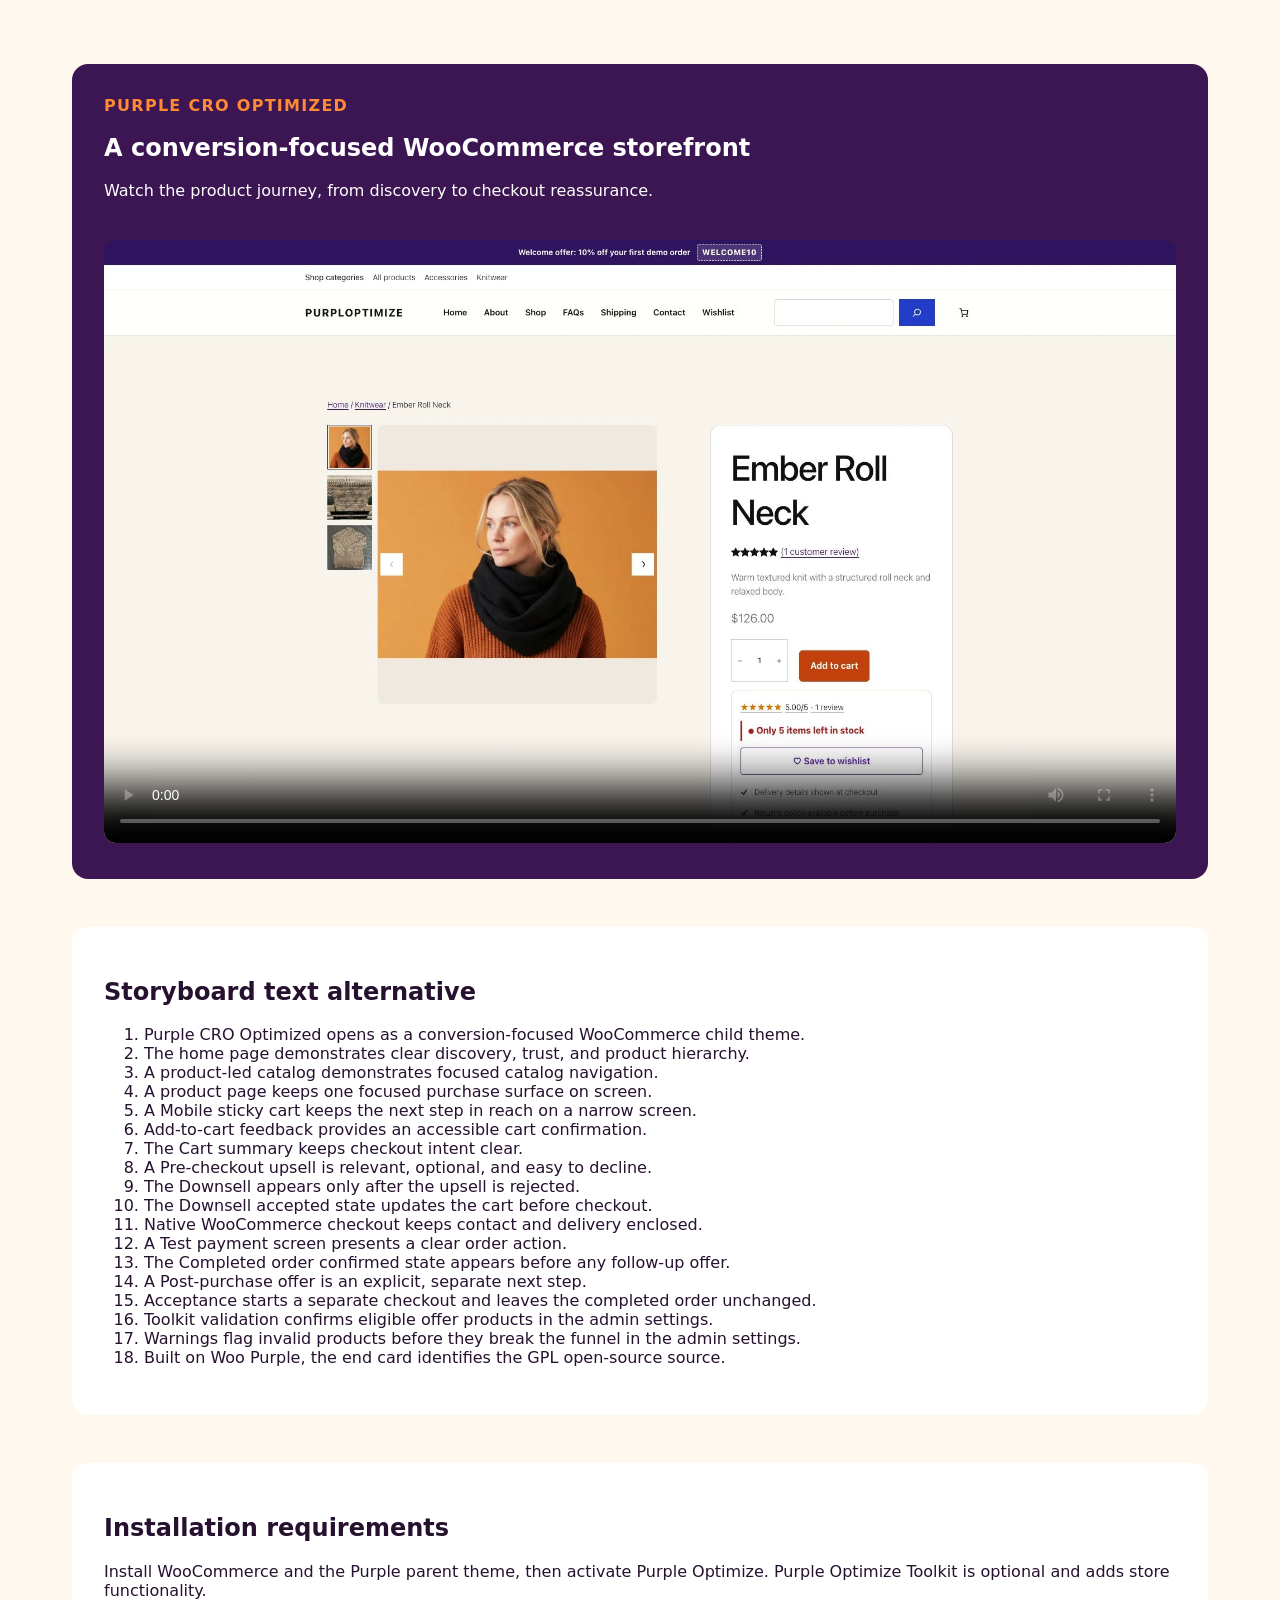
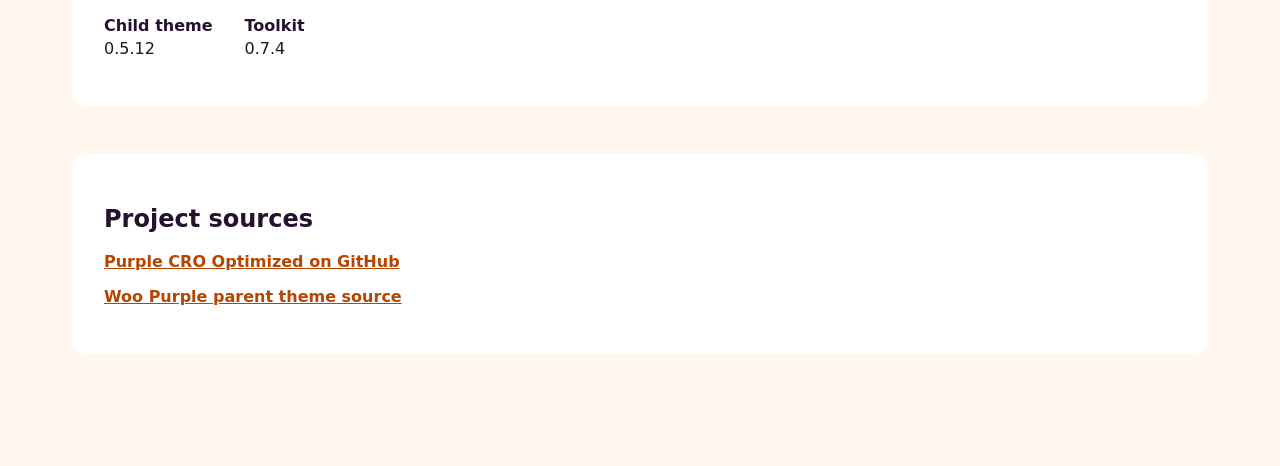
<file: docs/demo/index.html>
<!doctype html>
<html lang="en">
  <head>
    <meta charset="utf-8">
    <meta name="viewport" content="width=device-width, initial-scale=1">
    <title>Purple CRO Optimized demo</title>
    <meta name="description" content="A guided overview of the Purple CRO Optimized WooCommerce child theme and toolkit.">
    <link rel="stylesheet" href="styles.css">
  </head>
  <body>
    <main>
      <section class="hero" aria-labelledby="page-title">
        <p class="eyebrow">Purple CRO Optimized</p>
        <h1 id="page-title">A conversion-focused WooCommerce storefront</h1>
        <p>Watch the product journey, from discovery to checkout reassurance.</p>
        <video controls poster="assets/purple-cro-demo-poster.webp">
          <source src="assets/purple-cro-demo.mp4" type="video/mp4">
          Your browser does not support HTML video. Use the storyboard below.
        </video>
      </section>

      <section aria-labelledby="storyboard-title">
        <h2 id="storyboard-title">Storyboard text alternative</h2>
        <ol>
          <li>Purple CRO Optimized opens as a conversion-focused WooCommerce child theme.</li>
          <li>The home page demonstrates clear discovery, trust, and product hierarchy.</li>
          <li>A product-led catalog demonstrates focused catalog navigation.</li>
          <li>A product page keeps one focused purchase surface on screen.</li>
          <li>A Mobile sticky cart keeps the next step in reach on a narrow screen.</li>
          <li>Add-to-cart feedback provides an accessible cart confirmation.</li>
          <li>The Cart summary keeps checkout intent clear.</li>
          <li>A Pre-checkout upsell is relevant, optional, and easy to decline.</li>
          <li>The Downsell appears only after the upsell is rejected.</li>
          <li>The Downsell accepted state updates the cart before checkout.</li>
          <li>Native WooCommerce checkout keeps contact and delivery enclosed.</li>
          <li>A Test payment screen presents a clear order action.</li>
          <li>The Completed order confirmed state appears before any follow-up offer.</li>
          <li>A Post-purchase offer is an explicit, separate next step.</li>
          <li>Acceptance starts a separate checkout and leaves the completed order unchanged.</li>
          <li>Toolkit validation confirms eligible offer products in the admin settings.</li>
          <li>Warnings flag invalid products before they break the funnel in the admin settings.</li>
          <li>Built on Woo Purple, the end card identifies the GPL open-source source.</li>
        </ol>
      </section>

      <section aria-labelledby="requirements-title">
        <h2 id="requirements-title">Installation requirements</h2>
        <p>Install WooCommerce and the Purple parent theme, then activate Purple Optimize. Purple Optimize Toolkit is optional and adds store functionality.</p>
        <dl class="versions">
          <div><dt>Child theme</dt><dd>0.5.12</dd></div>
          <div><dt>Toolkit</dt><dd>0.7.4</dd></div>
        </dl>
      </section>

      <section aria-labelledby="sources-title">
        <h2 id="sources-title">Project sources</h2>
        <p><a href="https://github.com/solstudioim/purple-cro-optimized" rel="noreferrer noopener">Purple CRO Optimized on GitHub</a></p>
        <p><a href="https://github.com/woocommerce/woocommerce/tree/trunk/themes/purple" rel="noreferrer noopener">Woo Purple parent theme source</a></p>
      </section>
    </main>
  </body>
</html>
</file>
<file: docs/demo/styles.css>
:root {
  color: #26112f;
  background: #fff8ef;
  font-family: Inter, ui-sans-serif, system-ui, sans-serif;
}

* {
  box-sizing: border-box;
}

body {
  margin: 0;
  background: #fff8ef;
}

main {
  max-width: 1200px;
  margin: 0 auto;
  padding: 4rem 2rem;
}

section {
  margin-bottom: 3rem;
  padding: 2rem;
  border-radius: 1rem;
  background: #ffffff;
}

.hero {
  color: #ffffff;
  background: #3c1652;
}

.eyebrow {
  margin: 0;
  color: #ff8a34;
  font-weight: 700;
  letter-spacing: 0.08em;
  text-transform: uppercase;
}

h1,
h2 {
  line-height: 1.1;
}

video {
  width: 100%;
  margin-top: 1.5rem;
  border-radius: 0.75rem;
  background: #16091f;
}

a {
  color: #b74500;
  font-weight: 700;
}

a:focus-visible {
  outline: 3px solid #ff8a34;
  outline-offset: 4px;
}

.versions {
  display: flex;
  gap: 2rem;
}

.versions div {
  display: grid;
  gap: 0.25rem;
}

dt {
  font-weight: 700;
}

dd {
  margin: 0;
}

@media (max-width: 720px) {
  main {
    padding: 2rem 1rem;
  }

  section {
    padding: 1.5rem;
  }

  .versions {
    flex-direction: column;
    gap: 1rem;
  }
}
</file>
